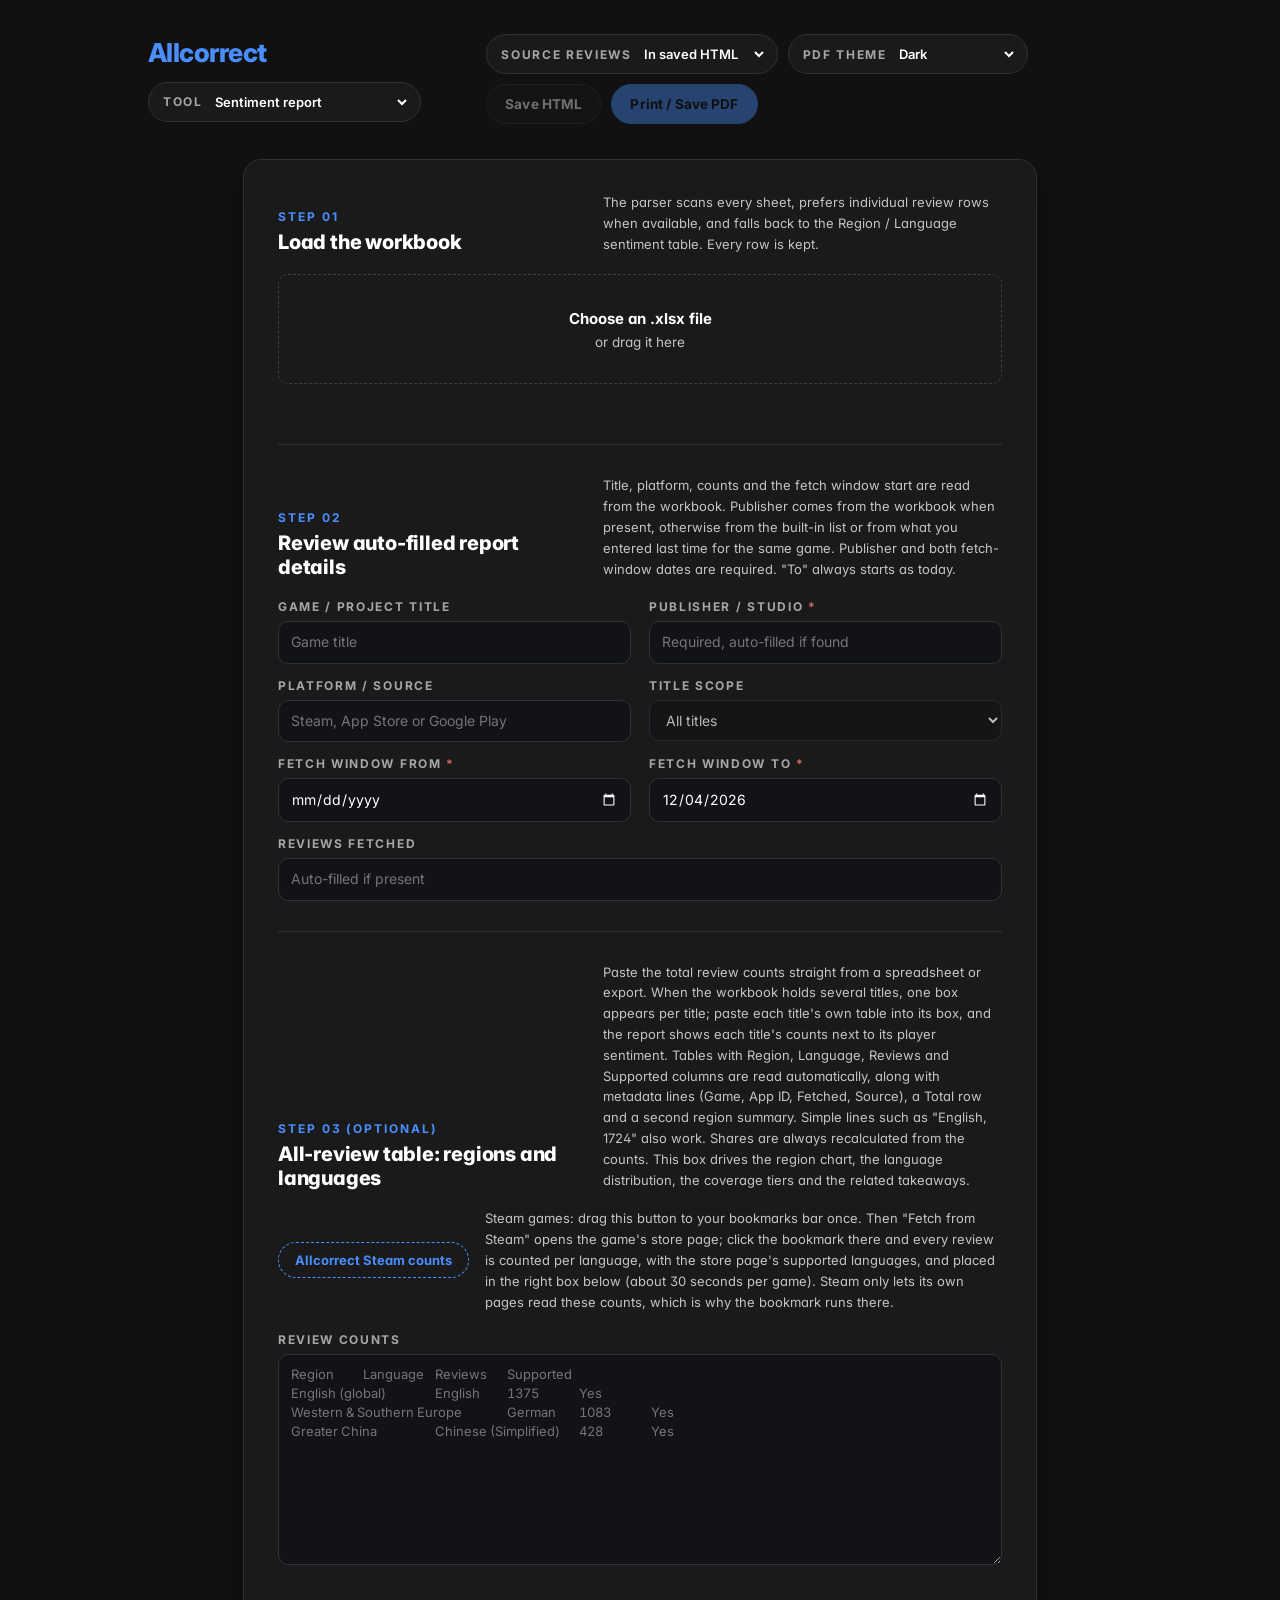
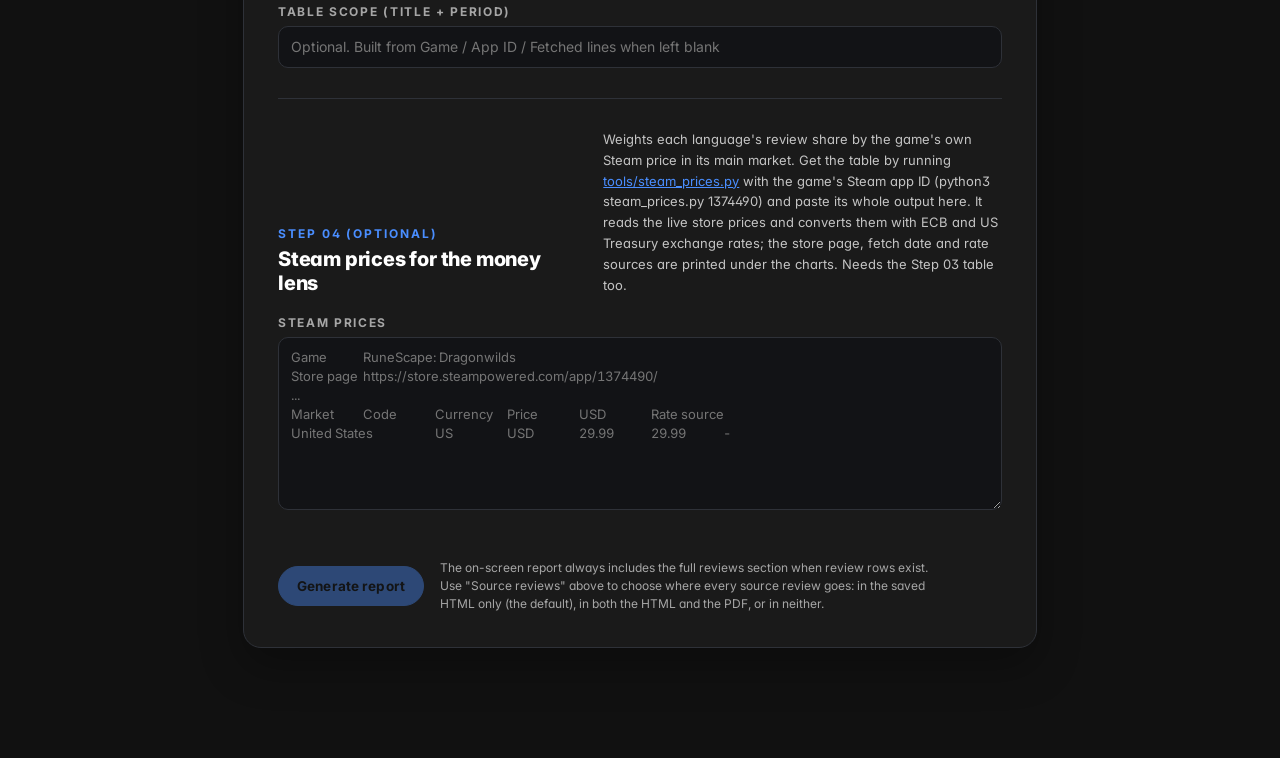
<file: index.html>
<!DOCTYPE html>
<html lang="en">
<head>
  <meta charset="UTF-8">
  <meta name="viewport" content="width=device-width, initial-scale=1.0">
  <title>Allcorrect Sentiment Report Generator</title>
  <link rel="preconnect" href="https://fonts.googleapis.com">
  <link rel="preconnect" href="https://fonts.gstatic.com" crossorigin>
  <link href="https://fonts.googleapis.com/css2?family=Inter:wght@400;500;600;700;800&display=swap" rel="stylesheet">
  <link rel="stylesheet" href="styles.css?v=20261126h">
</head>
<body>

<div class="app-shell">
  <div class="toolbar no-print">
    <div class="brand-lockup">
      <div class="brand-mark"><span class="name">Allcorrect</span></div>
      <label class="print-control tool-control" for="toolSelect">
        <span>Tool</span>
        <select id="toolSelect">
          <option value="sentiment">Sentiment report</option>
          <option value="langrec">Language recommendations</option>
        </select>
      </label>
    </div>
    <div class="toolbar-actions">
      <label class="print-control" for="reviewsMode">
        <span>Source reviews</span>
        <select id="reviewsMode">
          <option value="html">In saved HTML</option>
          <option value="both">In HTML and PDF</option>
          <option value="none">Leave out</option>
        </select>
      </label>
      <label class="print-control" for="printTheme">
        <span>PDF theme</span>
        <select id="printTheme">
          <option value="dark">Dark</option>
          <option value="light">Light (saves ink)</option>
        </select>
      </label>
      <button id="saveHtmlBtn" disabled title="Download the report as one self-contained HTML file">Save HTML</button>
      <button id="downloadBtn" class="primary" disabled>Print / Save PDF</button>
    </div>
  </div>

  <div class="panel no-print" id="setupPanel">
    <div class="panel-head">
      <div>
        <div class="step-label">Step 01</div>
        <h2>Load the workbook</h2>
      </div>
      <p class="hint">The parser scans every sheet, prefers individual review rows when available, and falls back to the Region / Language sentiment table. Every row is kept.</p>
    </div>

    <div class="dropzone" id="dropzone">
      <strong>Choose an .xlsx file</strong>
      <span>or drag it here</span>
    </div>
    <input type="file" id="fileInput" accept=".xlsx,.xls">
    <div class="status-line" id="statusLine"></div>

    <div class="panel-divider"></div>

    <div class="panel-head details-head">
      <div>
        <div class="step-label">Step 02</div>
        <h2>Review auto-filled report details</h2>
      </div>
      <p class="hint">Title, platform, counts and the fetch window start are read from the workbook. Publisher comes from the workbook when present, otherwise from the built-in list or from what you entered last time for the same game. Publisher and both fetch-window dates are required. "To" always starts as today.</p>
    </div>

    <div class="field-grid">
      <div class="field">
        <label for="f-gameTitle">Game / project title</label>
        <input id="f-gameTitle" placeholder="Game title">
      </div>
      <div class="field">
        <label for="f-publisher">Publisher / studio <span class="required-mark" aria-hidden="true">*</span></label>
        <input id="f-publisher" placeholder="Required, auto-filled if found" required aria-required="true">
      </div>
      <div class="field">
        <label for="f-platform">Platform / source</label>
        <input id="f-platform" placeholder="Steam, App Store or Google Play">
      </div>
      <div class="field">
        <label for="f-productFilter">Title scope</label>
        <select id="f-productFilter" disabled>
          <option value="">All titles</option>
        </select>
      </div>
      <div class="field">
        <label for="f-periodFrom">Fetch window from <span class="required-mark" aria-hidden="true">*</span></label>
        <input id="f-periodFrom" type="date" required aria-required="true">
      </div>
      <div class="field">
        <label for="f-periodTo">Fetch window to <span class="required-mark" aria-hidden="true">*</span></label>
        <input id="f-periodTo" type="date" required aria-required="true">
      </div>
      <div class="field span2">
        <label for="f-fetched">Reviews fetched</label>
        <input id="f-fetched" placeholder="Auto-filled if present">
      </div>
    </div>

    <div class="panel-divider"></div>
    <div class="panel-head details-head">
      <div>
        <div class="step-label">Step 03 (optional)</div>
        <h2>All-review table: regions and languages</h2>
      </div>
      <p class="hint">Paste the total review counts straight from a spreadsheet or export. When the workbook holds several titles, one box appears per title; paste each title's own table into its box, and the report shows each title's counts next to its player sentiment. Tables with Region, Language, Reviews and Supported columns are read automatically, along with metadata lines (Game, App ID, Fetched, Source), a Total row and a second region summary. Simple lines such as "English, 1724" also work. Shares are always recalculated from the counts. This box drives the region chart, the language distribution, the coverage tiers and the related takeaways.</p>
    </div>
    <div class="steam-install">
      <a class="bookmarklet" href="#" title="Drag me to your bookmarks bar">Allcorrect Steam counts</a>
      <p class="hint">Steam games: drag this button to your bookmarks bar once. Then "Fetch from Steam" opens the game's store page; click the bookmark there and every review is counted per language, with the store page's supported languages, and placed in the right box below (about 30 seconds per game). Steam only lets its own pages read these counts, which is why the bookmark runs there.</p>
    </div>
    <div class="field-grid" id="marketTitles" hidden></div>
    <div class="field-grid" id="marketSingle">
      <div class="field span2">
        <div class="title-market-head">
          <label for="f-marketTable">Review counts</label>
          <button type="button" class="steam-btn" id="singleSteamBtn" hidden>Fetch from Steam</button>
        </div>
        <textarea id="f-marketTable" rows="10" spellcheck="false" placeholder="Region&#9;Language&#9;Reviews&#9;Supported&#10;English (global)&#9;English&#9;1375&#9;Yes&#10;Western &amp; Southern Europe&#9;German&#9;1083&#9;Yes&#10;Greater China&#9;Chinese (Simplified)&#9;428&#9;Yes"></textarea>
        <div class="field-note" id="marketNote" aria-live="polite"></div>
      </div>
      <div class="field span2">
        <label for="f-marketScope">Table scope (title + period)</label>
        <input id="f-marketScope" placeholder="Optional. Built from Game / App ID / Fetched lines when left blank">
      </div>
    </div>

    <div class="panel-divider"></div>
    <div class="panel-head details-head">
      <div>
        <div class="step-label">Step 04 (optional)</div>
        <h2>Steam prices for the money lens</h2>
      </div>
      <p class="hint">Weights each language's review share by the game's own Steam price in its main market. Get the table by running <a href="tools/steam_prices.py" download>tools/steam_prices.py</a> with the game's Steam app ID (python3 steam_prices.py 1374490) and paste its whole output here. It reads the live store prices and converts them with ECB and US Treasury exchange rates; the store page, fetch date and rate sources are printed under the charts. Needs the Step 03 table too.</p>
    </div>
    <div class="field-grid">
      <div class="field span2">
        <label for="f-priceTable">Steam prices</label>
        <textarea id="f-priceTable" rows="8" spellcheck="false" placeholder="Game&#9;RuneScape: Dragonwilds&#10;Store page&#9;https://store.steampowered.com/app/1374490/&#10;...&#10;Market&#9;Code&#9;Currency&#9;Price&#9;USD&#9;Rate source&#10;United States&#9;US&#9;USD&#9;29.99&#9;29.99&#9;-"></textarea>
        <div class="field-note" id="priceNote" aria-live="polite"></div>
      </div>
    </div>

    <div class="panel-actions">
      <button id="generateBtn" class="primary" disabled>Generate report</button>
      <span class="action-note">The on-screen report always includes the full reviews section when review rows exist. Use "Source reviews" above to choose where every source review goes: in the saved HTML only (the default), in both the HTML and the PDF, or in neither.</span>
    </div>
  </div>

  <div class="panel no-print" id="recPanel" hidden>
    <div class="panel-head">
      <div>
        <div class="step-label">Step 01</div>
        <h2>Comparable games on Steam</h2>
      </div>
      <p class="hint">Add the games yours will be compared with. "Add a game from Steam" opens Steam in a new tab; open a game's store page there and click the Allcorrect Steam counts bookmark. Its reviews in every Steam language arrive here on their own, in about 30 seconds. For the next game, open it in the same tab and click the bookmark again. Games stay here until you remove them.</p>
    </div>
    <div class="steam-install">
      <a class="bookmarklet" href="#" title="Drag me to your bookmarks bar">Allcorrect Steam counts</a>
      <p class="hint">Once: drag this button to your bookmarks bar. It only runs on Steam pages, because Steam only lets its own pages read these counts.</p>
    </div>
    <div class="rec-add">
      <input id="r-steamQuery" placeholder="Optional: game name, Steam link or App ID">
      <button type="button" id="r-addGame" class="primary">Add a game from Steam</button>
    </div>
    <div class="field-note" id="r-gamesNote" aria-live="polite"></div>
    <div class="rec-games" id="r-games"></div>
    <details class="rec-paste">
      <summary>Or paste a reviews table</summary>
      <div class="field-grid">
        <div class="field span2">
          <label for="r-reviews">Reviews per language</label>
          <textarea id="r-reviews" rows="8" spellcheck="false" placeholder="Language&#9;Warhammer 40,000: Rogue Trader – Reviews&#9;Mass Effect Legendary Edition – Reviews&#10;English&#9;27,816&#9;46,277&#10;Russian&#9;8,747&#9;4,953"></textarea>
          <div class="field-note" id="r-reviewsNote" aria-live="polite"></div>
          <p class="hint">One "... Reviews" column per title; % and average columns are recalculated. Copied from Google Sheets or Excel, shaded language cells are ticked as covered in Step 03.</p>
        </div>
      </div>
    </details>
    <div class="field-grid">
      <div class="field">
        <label for="r-project">Your game</label>
        <input id="r-project" placeholder="Read from &quot;Languages that are covered in ...&quot; when present">
      </div>
      <div class="field">
        <label for="r-publisher">Publisher / studio</label>
        <input id="r-publisher" placeholder="Optional, shown on the cover">
      </div>
    </div>

    <div class="panel-divider"></div>
    <div class="panel-head details-head">
      <div>
        <div class="step-label">Step 02</div>
        <h2>Steam's price recommendation</h2>
      </div>
      <p class="hint">In Steamworks, enter your US base price in the pricing tool and copy the whole recommendation table: currency, then the exchange-rate, purchasing-power and multi-variable conversions. The multi-variable price is the one the formula uses; the exchange-rate price turns it back into US dollars so languages can be compared.</p>
    </div>
    <div class="field-grid">
      <div class="field span2">
        <label for="r-prices">Price recommendation</label>
        <textarea id="r-prices" rows="10" spellcheck="false" placeholder="Conversion Method&#10;Currency&#10;Exchange-rate conversion only&#10;Purchasing power conversion only&#10;Multi-variable conversion&#10;GB Pounds&#10;£7.59&#10;£6.69&#10;£8.19&#10;Euros&#10;€8,99&#10;€7,59&#10;€9,69"></textarea>
        <div class="field-note" id="r-pricesNote" aria-live="polite"></div>
      </div>
      <div class="field">
        <label for="r-base">US base price (USD) <span class="required-mark" aria-hidden="true">*</span></label>
        <input id="r-base" inputmode="decimal" placeholder="The price you entered in Steam, e.g. 9.99">
      </div>
      <div class="field">
        <label for="r-perReview">Sales per review</label>
        <input id="r-perReview" inputmode="decimal" value="30">
      </div>
    </div>

    <div class="panel-divider"></div>
    <div class="panel-head details-head">
      <div>
        <div class="step-label">Step 03</div>
        <h2>Your game's languages and currencies</h2>
      </div>
      <p class="hint">Tick the languages your game already supports, or read them from its Steam store page: "Get from our Steam page" opens Steam, and the Allcorrect Steam counts bookmark on your game's page ticks every language the page lists as supported. Each language is priced in its main Steam market (English in US dollars, euro-market languages in euros, Brazilian Portuguese in reals and so on); change the currency where a language should use another market, or pick one for languages without a default, such as Turkish.</p>
    </div>
    <div class="rec-add">
      <input id="r-ownQuery" placeholder="Optional: your game's Steam link or App ID">
      <button type="button" id="r-ownBtn">Get from our Steam page</button>
    </div>
    <div class="field-note" id="r-ownNote" aria-live="polite"></div>
    <div class="rec-langs" id="r-langs"></div>

    <div class="panel-actions">
      <button id="recGenerateBtn" class="primary">Generate recommendations</button>
      <span class="action-note">Potential revenue = average reviews per title × sales per review × regional price (multi-variable conversion), before taxes and Steam's commission.</span>
    </div>
    <div class="status-line" id="recStatusLine"></div>
  </div>

  <div id="report"></div>
</div>

  <script src="app.js?v=20261126h"></script>
</body>
</html>
</file>
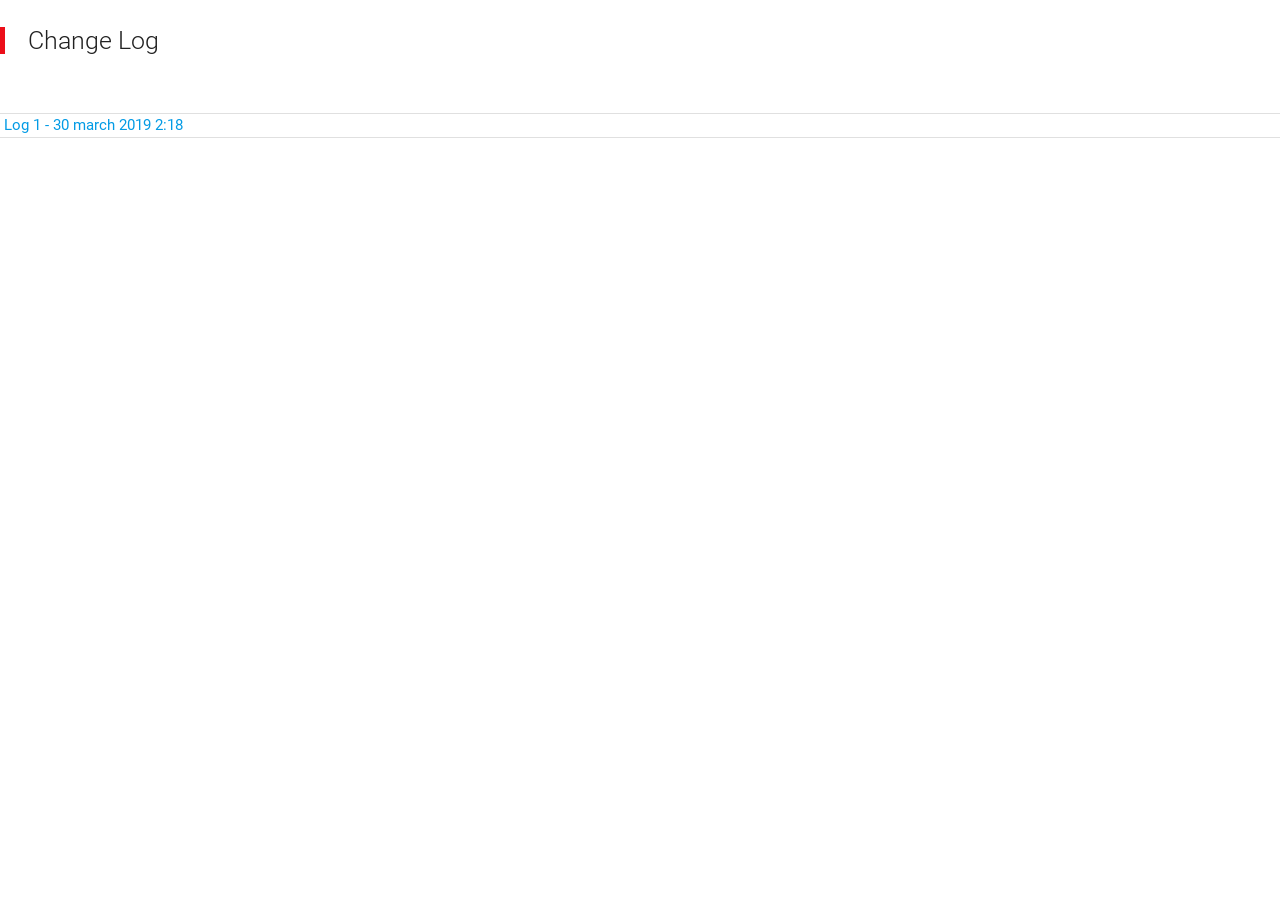
<file: lumberjack.html>
<html lang="EN">
  <head>
    <!--Font-->
    <link href="https://fonts.googleapis.com/icon?family=Material+Icons" rel="stylesheet">
    <!--Icons-->
    

    <!--CSS-->
    <link type="text/css" rel="stylesheet" href="css/materialize.css"  media="screen,projection"/>
    <!--Favicon-->
    <link rel="icon" href="img/favicon.ico" sizes="16x16" type="image/png">
    <!--Dynamic-->
    <meta name="viewport" content="width=device-width, initial-scale=1.0"/>

    <title>dj112_Turbo - Log</title>
  
  </head>
<body>

<div>
    <blockquote><h2 class="flow-text">Change Log</h2></blockquote>
</div>

</br>
<ul>
  <li class="divider"></li>
  <li><a href="log/log1.html">&nbsp;Log 1 - 30 march 2019 2:18</a></li>
  <li class="divider"></li>
</ul>

</body>
</file>
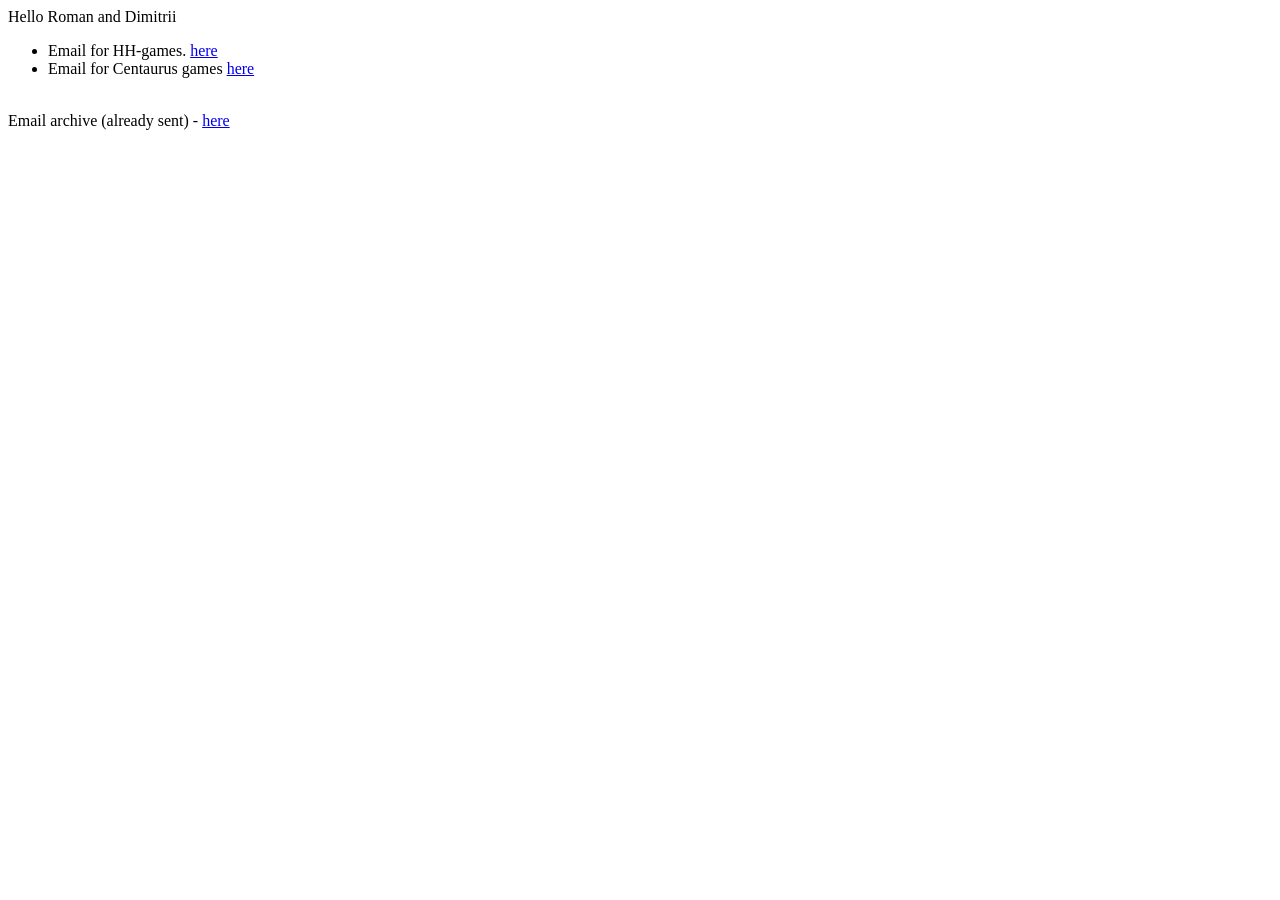
<file: trash.html>
<head>
  <title>Email - Index</title>
</head>
<body>
  
  Hello Roman and Dimitrii
  <ul>
    <li>Email for HH-games. <a href="https://docs.google.com/document/d/1mHIoS23aaD2b2LcrXUXdlqCIe0ZcEszRC8N8P3RJPGo/edit?usp=sharing">here</a></li>
    <li>Email for Centaurus games <a href="https://docs.google.com/document/d/1O5WERjfmU-Yt4Vw96dlmd47GkUwnUZdXusmVrdTMhD4/edit?usp=sharing">here</a></li>
    <br>
    </ul>
    Email archive (already sent) - <a href="https://docs.google.com/document/d/1ZLW0jrXpzLZW7V9KRrwxifvuvf6PqaokZhyVHWxaR4A/edit?usp=sharing">here</a>
   
   
  
  
</body>
</file>
<file: styles.css>
/* ============================================================
   Allcorrect Sentiment Report

   1. Tokens          colours, type scale, spacing scale
   2. App chrome      toolbar, setup panel, form
   3. Document shell  cover / report flow / reviews + print rules
   4. Components      sections, cards, charts, tables
   5. Cover
   6. Reviews

   Look and feel follows the Allcorrect market research reports:
   neutral near-black pages, one brand blue, outlined cards,
   numbered uppercase eyebrows and Inter for everything.

   Spacing rule: components never set outer margins. Vertical gaps
   come from the flow rules in "Document flow" so every section
   uses the same rhythm.
   ============================================================ */

/* ---------- 1. Tokens ---------- */
:root{
  color-scheme:dark;

  --bg-app:        #111111;   /* behind the pages, on screen only */
  --bg:            #1a1a1a;   /* report page */
  --bg-panel:      #1a1a1a;
  --bg-card:       #17191e;   /* inside outlined cards */
  --bg-input:      #121316;
  --line:          #2e3138;
  --line-soft:     #26282d;
  --rule:          #3a3a3a;   /* table header and region rules */
  --rule-soft:     #2a2a2a;
  --rule-axis:     #44474f;
  --ml-reviews:    #8c8c8c;   /* grey bar in the money lens */
  --on-slice:      #0f1114;   /* percent printed on a pie slice */
  --on-slice-3:    #0f1114;
  --on-slice-4:    #0f1114;
  --on-slice-other:#ffffff;
  --blue:          #4a8eff;   /* the one brand blue */
  --blue-hover:    #6aa2ff;
  --blue-soft:     rgba(74,142,255,.12);
  --blue-track:    #232a38;
  --yellow:        #ffd84d;   /* highlight tier and call to action */
  --text:          #ffffff;
  --text-body:     #e6e6e6;
  --text-dim:      #c4c4c4;
  --text-faint:    #a6a6a6;
  --head-gray:     #b0b0b0;   /* table column headings */

  /* sentiment tones (see .tone-* below). Mid-lightness, moderate chroma so they
     read calm on the dark page; validated as a set for colour-blind separation
     (worst pair CVD dE 9.9, normal-vision dE 19.9) and >= 3:1 on --bg-card. */
  --neg:  #b15541;  --neg-rgb:  177,85,65;     /* Negative: brick */
  --req:  #9879cc;  --req-rgb:  152,121,204;   /* Request: soft violet */
  --pos:  #009c89;  --pos-rgb:  0,156,137;     /* Positive: deep teal */
  --oth:  #858a93;  --oth-rgb:  133,138,147;   /* anything else: slate */

  /* UI status colours (form messages only, never data) */
  --red:   #d9695c;
  --green: #3fae95;
  --amber: #d4a64e;

  /* region pie charts: the five Olympic ring colours in ring order (largest region
     first), as rich tones for a dark page. The black ring becomes silver, as the rings
     do on dark backgrounds; red leans raspberry so it stays apart from green for
     colour-blind readers. Validated on --bg-card, all pairs: CVD dE 10.7,
     normal-vision dE 18.8, every slice >= 3:1. */
  --s1: #1881e1;   /* blue */
  --s2: #f0bb3b;   /* gold */
  --s3: #e4e6ea;   /* silver (the black ring) */
  --s4: #5aa832;   /* green */
  --s5: #db428c;   /* raspberry red */
  --s-other: #4b4f57;

  --font-display: "Inter", -apple-system, BlinkMacSystemFont, "Segoe UI", Arial, sans-serif;
  --font-body:    "Inter", -apple-system, BlinkMacSystemFont, "Segoe UI", Arial, sans-serif;
  --font-numeric: "Inter", -apple-system, BlinkMacSystemFont, "Segoe UI", Arial, sans-serif;
  --display-weight: 800;

  /* type scale (report) */
  --fs-label: 12px;      /* UPPERCASE labels */
  --fs-small: 13px;      /* details, legends, captions under values */
  --fs-body:  14.5px;    /* prose, table cells, chart rows */
  --fs-lede:  16px;
  --fs-h2:    34px;
  --fs-h3:    18px;
  --lh-body:  1.6;
  --ls-label: .14em;
  --ls-eyebrow: .16em;

  /* spacing scale */
  --sp-1: 4px;  --sp-2: 8px;  --sp-3: 12px;  --sp-4: 16px;
  --sp-5: 24px; --sp-6: 32px; --sp-7: 56px;

  --radius-card: 18px;
  --radius-sm:   10px;
  --border-card: 2px solid var(--blue);
  --ease: cubic-bezier(.2,.7,.2,1);

  --page-w: 794px;
  --page-h: 1123px;
  --page-pad-x: 58px;
  --page-pad-top: 64px;
  --page-pad-bottom: 64px;
}

*{ box-sizing:border-box; }
html,body{ margin:0; padding:0; }
html{ scroll-behavior:smooth; }
body{
  background:var(--bg-app);
  color:var(--text);
  font-family:var(--font-body);
  font-feature-settings:"cv11" 1,"ss01" 1;
  -webkit-font-smoothing:antialiased;
  -moz-osx-font-smoothing:grayscale;
  text-rendering:optimizeLegibility;
}
::selection{ background:rgba(74,142,255,.35); }

/* Numeric columns align; standalone hero numbers keep proportional figures. */
.tl-y,
.tl-lab,
.tl-range,
.cell-count,
.tbl .num,
.cover-meta-period .m-value{
  font-variant-numeric:tabular-nums lining-nums;
  font-feature-settings:"tnum" 1,"lnum" 1;
}

:focus-visible{
  outline:2px solid var(--blue);
  outline-offset:2px;
}

/* ---------- 2. App chrome ---------- */
.app-shell{
  min-height:100vh;
  display:flex;
  flex-direction:column;
  align-items:center;
  padding:34px 20px 84px;
}

.toolbar{
  position:sticky;
  top:0;
  z-index:10;
  width:100%;
  max-width:calc(var(--page-w) + 190px);
  display:flex;
  align-items:center;
  justify-content:space-between;
  gap:20px;
  margin:-12px 0 22px;
  padding:12px 0;
  background:var(--bg-app);
  border-bottom:1px solid transparent;
}
.brand-lockup .tag{ display:none; }
.brand-lockup{ display:flex; align-items:center; gap:14px; flex-wrap:wrap; }
.tool-control select{ font-weight:700; }
.brand-mark{ display:flex; align-items:baseline; }
.brand-mark .name{
  font-family:var(--font-display);
  font-weight:800;
  font-size:26px;
  letter-spacing:-.02em;
  color:var(--blue);
}
.brand-lockup .tag{
  font-size:12px;
  font-weight:700;
  color:var(--text-faint);
  letter-spacing:var(--ls-label);
  text-transform:uppercase;
}

.toolbar-actions{ display:flex; align-items:center; gap:10px; flex-wrap:wrap; }
.print-control{
  display:flex;
  align-items:center;
  gap:8px;
  height:40px;
  padding:0 10px 0 14px;
  border:1px solid var(--line);
  border-radius:999px;
  background:var(--bg-panel);
}
.print-control span{
  font-size:12px;
  font-weight:700;
  color:var(--text-faint);
  text-transform:uppercase;
  letter-spacing:var(--ls-label);
  white-space:nowrap;
}
.print-control select{
  border:0;
  outline:0;
  background:transparent;
  color:var(--text);
  font-family:var(--font-body);
  font-size:13px;
  font-weight:600;
  cursor:pointer;
}
.print-control select option{ background:var(--bg-panel); color:var(--text); }

button{
  font-family:var(--font-body);
  font-size:13.5px;
  font-weight:700;
  letter-spacing:.01em;
  height:40px;
  border-radius:999px;
  padding:0 18px;
  border:1px solid var(--line);
  background:var(--bg-card);
  color:var(--text);
  cursor:pointer;
  transition:border-color .2s var(--ease), background .2s var(--ease), transform .2s var(--ease), box-shadow .2s var(--ease);
}
button:hover{ border-color:var(--blue); }
button:active{ transform:translateY(1px); }
button:disabled{ opacity:.4; cursor:not-allowed; transform:none; }
button.primary{
  background:var(--blue);
  border-color:var(--blue);
  color:#0b0d12;
}
button.primary:hover:not(:disabled){
  background:var(--blue-hover);
  box-shadow:0 6px 20px rgba(74,142,255,.28);
}
input[type="file"]{ display:none; }

.panel{
  width:100%;
  max-width:var(--page-w);
  background:var(--bg-panel);
  border:1px solid var(--line);
  border-radius:var(--radius-card);
  padding:32px 34px 34px;
  margin-bottom:26px;
  box-shadow:0 18px 44px rgba(0,0,0,.3);
}
.panel-head{
  display:grid;
  grid-template-columns:1fr 1.35fr;
  gap:30px;
  align-items:end;
  margin-bottom:20px;
}
.panel-head h2{
  font-family:var(--font-display);
  font-weight:800;
  font-size:20px;
  letter-spacing:-.01em;
  line-height:1.2;
  margin:6px 0 0;
}
.step-label{
  font-size:12px;
  font-weight:700;
  letter-spacing:var(--ls-eyebrow);
  text-transform:uppercase;
  color:var(--blue);
}
.panel p.hint{
  color:var(--text-dim);
  font-size:13px;
  line-height:1.6;
  margin:0;
}
.panel-divider{ height:1px; background:var(--line); margin:30px 0; }
.details-head{ margin-bottom:6px; }

.dropzone{
  border:1.5px dashed #3a3e47;
  border-radius:var(--radius-sm);
  min-height:110px;
  padding:28px 20px;
  display:flex;
  flex-direction:column;
  align-items:center;
  justify-content:center;
  gap:6px;
  color:var(--text-dim);
  font-size:13.5px;
  cursor:pointer;
  transition:border-color .2s var(--ease), background .2s var(--ease);
}
.dropzone:hover,.dropzone.drag{ border-color:var(--blue); background:var(--blue-soft); }
.dropzone strong{ color:var(--text); font-size:15px; }
.dropzone .filename{
  margin-top:8px;
  color:var(--green);
  font-size:13px;
  font-weight:600;
  text-align:center;
}

.status-line{
  font-size:13px;
  line-height:1.55;
  color:var(--text-dim);
  margin-top:12px;
  min-height:18px;
}
.status-line.error{ color:var(--red); }
.status-line.ok{ color:var(--green); }
.status-line.warn{ color:var(--amber); }

.field-grid{
  display:grid;
  grid-template-columns:1fr 1fr;
  gap:14px 18px;
  margin-top:20px;
}
.field{ display:flex; flex-direction:column; gap:7px; }
.field.span2{ grid-column:1 / -1; }
.field label{
  font-size:12px;
  font-weight:700;
  letter-spacing:var(--ls-label);
  text-transform:uppercase;
  color:var(--text-faint);
}
.field input,
.field textarea,
.field select{
  width:100%;
  font-family:var(--font-body);
  background:var(--bg-input);
  border:1px solid var(--line);
  border-radius:var(--radius-sm);
  padding:10px 12px;
  color:var(--text);
  font-size:14px;
  line-height:1.45;
  transition:border-color .2s var(--ease), box-shadow .2s var(--ease);
}
.field textarea{
  resize:vertical;
  font-size:13px;
  font-variant-numeric:tabular-nums;
  tab-size:18;
}
.field input:focus,.field textarea:focus,.field select:focus{
  outline:none;
  border-color:var(--blue);
  box-shadow:0 0 0 3px rgba(74,142,255,.14);
}
.required-mark{ color:var(--red); }
.field input[type="date"]{ min-height:40px; cursor:pointer; }
.field input.field-error{
  border-color:var(--red);
  box-shadow:0 0 0 3px rgba(217,105,92,.14);
}
.field-note{
  font-size:12.5px;
  line-height:1.5;
  color:var(--text-faint);
  min-height:18px;
}
.field-note.ok{ color:var(--green); }
/* Step 03 per title: the game title sits above its box, in normal case */
.title-market label{ font-size:14.5px; letter-spacing:0; text-transform:none; color:var(--text); }
.label-aside{ margin-left:6px; font-size:12px; font-weight:500; color:var(--text-faint); }
.title-market-head{ display:flex; align-items:center; justify-content:space-between; gap:12px; }
.steam-btn{ height:32px; padding:0 14px; font-size:12.5px; flex:none; }
.steam-install{ display:flex; align-items:center; gap:16px; margin-top:18px; }
.panel .steam-install p.hint{ margin:0; }
.bookmarklet{
  flex:none;
  display:inline-flex;
  align-items:center;
  height:36px;
  padding:0 16px;
  border-radius:999px;
  border:1px dashed var(--blue);
  color:var(--blue);
  font-size:13px;
  font-weight:700;
  text-decoration:none;
  cursor:grab;
}
[hidden]{ display:none !important; }
.field-note.warn{ color:var(--amber); }
.panel-actions{
  display:flex;
  align-items:center;
  gap:16px;
  margin-top:24px;
}
.action-note{
  font-size:12px;
  line-height:1.5;
  color:var(--text-faint);
  max-width:500px;
}

/* ---------- 3. Document shell ---------- */
#report{
  display:flex;
  flex-direction:column;
  align-items:center;
  gap:var(--sp-5);
  width:100%;
  font-size:var(--fs-body);
  line-height:var(--lh-body);
}
.doc-cover,.doc-flow,.doc-reviews{
  width:var(--page-w);
  background:var(--bg);
  border:1px solid #232323;
  border-radius:6px;
  box-shadow:0 24px 60px rgba(0,0,0,.45);
}
.doc-flow,.doc-reviews{
  padding:var(--page-pad-top) var(--page-pad-x) var(--page-pad-bottom);
}
#report,.doc-cover,.doc-flow,.doc-reviews,.section{ scroll-margin-top:76px; }
@media screen and (prefers-reduced-motion:no-preference){
  #report > *{ animation:page-in .5s var(--ease) both; }
  #report > *:nth-child(2){ animation-delay:.06s; }
  #report > *:nth-child(3){ animation-delay:.12s; }
  @keyframes page-in{ from{ opacity:0; transform:translateY(12px); } to{ opacity:1; transform:none; } }
}

/* Tone variables: every coloured component reads --tone / --tone-rgb / --on-tone. */
.tone-negative{ --tone:var(--neg); --tone-rgb:var(--neg-rgb); --on-tone:#ffffff; }
.tone-request { --tone:var(--req); --tone-rgb:var(--req-rgb); --on-tone:#121016; }
.tone-positive{ --tone:var(--pos); --tone-rgb:var(--pos-rgb); --on-tone:#0b1513; }
.tone-other   { --tone:var(--oth); --tone-rgb:var(--oth-rgb); --on-tone:#111316; }

/* ---------- Document flow (the one place vertical rhythm is defined) ---------- */
.section{ margin-top:var(--sp-7); }
.section:first-child{ margin-top:0; }
.section-head{
  margin-bottom:var(--sp-5);
  break-after:avoid;
  break-inside:avoid;
}
.section-head > * + *{ margin-top:14px; }
.section-head > .eyebrow + .section-title{ margin-top:18px; }
.section > * + *{ margin-top:var(--sp-4); }
.block > * + *{ margin-top:var(--sp-4); }

.eyebrow{
  margin:0;
  font-size:12.5px;
  font-weight:700;
  line-height:1.4;
  letter-spacing:var(--ls-eyebrow);
  text-transform:uppercase;
  color:var(--blue);
}
.section-title{
  font-family:var(--font-display);
  font-weight:var(--display-weight);
  font-size:var(--fs-h2);
  line-height:1.15;
  letter-spacing:-.025em;
  color:var(--text);
  margin:0;
  max-width:100%;
  text-wrap:balance;
}
.section-title .hl{ color:var(--blue); }
.how-to-read{
  margin:0;
  max-width:640px;
  font-size:var(--fs-lede);
  line-height:1.6;
  color:var(--text-dim);
  text-wrap:pretty;
}

/* ---------- 4. Components ---------- */
.block{
  border:var(--border-card);
  border-radius:var(--radius-card);
  background:var(--bg-card);
  padding:28px;
  break-inside:avoid;
}
.block.splittable{ break-inside:auto; }
.block-head > * + *{ margin-top:var(--sp-1); }
.block-label{
  font-size:var(--fs-label);
  font-weight:700;
  letter-spacing:var(--ls-label);
  text-transform:uppercase;
  color:var(--blue);
}
.block-title{
  font-family:var(--font-display);
  font-size:17px;
  font-weight:700;
  line-height:1.35;
  letter-spacing:-.01em;
  color:var(--text);
  text-wrap:pretty;
}
.summary-text{
  margin:0;
  font-size:17px;
  line-height:1.65;
  color:var(--text-body);
  text-wrap:pretty;
}
.block-kicker{ font-size:var(--fs-small); color:var(--text-dim); }

.legend{
  display:flex;
  flex-wrap:wrap;
  gap:var(--sp-1) var(--sp-4);
  font-size:var(--fs-small);
  color:var(--text-dim);
}
.legend span{ white-space:nowrap; }
.dot{
  display:inline-block;
  width:8px;
  height:8px;
  margin-right:6px;
  border-radius:2px;
  background:var(--tone);
  vertical-align:0;
}

/* KPI tiles (hero numbers) */
.kpi-grid{
  display:grid;
  grid-template-columns:repeat(2,minmax(0,1fr));
  gap:var(--sp-4);
}
.kpi-grid.cols-3{ grid-template-columns:repeat(3,minmax(0,1fr)); }
.kpi-grid.cols-4{ grid-template-columns:repeat(4,minmax(0,1fr)); gap:var(--sp-3); }
.kpi-grid.cols-4 .kpi{ padding:16px 16px 14px; }
.kpi-grid.cols-4 .kpi-value{ font-size:28px; }
.kpi{
  padding:20px 24px 18px;
  border:var(--border-card);
  border-radius:var(--radius-card);
  background:var(--bg-card);
  break-inside:avoid;
  min-width:0;
}
.kpi-value{
  font-family:var(--font-display);
  font-weight:800;
  font-size:34px;
  line-height:1.1;
  letter-spacing:-.02em;
  color:var(--blue);
  overflow-wrap:anywhere;
}
.kpi-label{
  margin-top:8px;
  font-size:12px;
  font-weight:700;
  line-height:1.4;
  letter-spacing:var(--ls-label);
  text-transform:uppercase;
  color:var(--text-body);
}

/* Text cards (findings, method notes) */
.card-grid{
  display:grid;
  grid-template-columns:repeat(3,minmax(0,1fr));
  gap:var(--sp-4);
}
.card-grid.cols-2{ grid-template-columns:repeat(2,minmax(0,1fr)); }
.info-card{
  padding:24px 22px 26px;
  border:var(--border-card);
  border-radius:var(--radius-card);
  background:var(--bg-card);
  break-inside:avoid;
  min-width:0;
}
.info-card h3{
  margin:0 0 12px;
  font-family:var(--font-display);
  font-weight:700;
  font-size:var(--fs-h3);
  line-height:1.3;
  letter-spacing:-.01em;
  color:var(--text);
  text-wrap:balance;
}
.info-card p{
  margin:0;
  font-size:13.5px;
  line-height:1.65;
  color:var(--text-body);
  text-wrap:pretty;
}
.info-card p + p{ margin-top:10px; }

/* Bars */
.bar-rows{ display:flex; flex-direction:column; gap:var(--sp-3); }
.bar-row{
  display:grid;
  grid-template-columns:var(--label-w,150px) 1fr var(--value-w,60px);
  align-items:center;
  gap:var(--sp-3);
  min-height:28px;
}
.bar-row.product{ --label-w:200px; }
.bar-row .lang small{ display:block; font-size:12px; font-weight:400; color:var(--text-faint); }
.bar-row .lang{ font-size:var(--fs-body); font-weight:500; overflow-wrap:anywhere; }
.bar-row .total{
  font-size:var(--fs-small);
  color:var(--text-dim);
  text-align:center;
  font-variant-numeric:tabular-nums;
}
.bar-track{
  display:flex;
  height:18px;
  overflow:hidden;
  border-radius:999px;
  background:var(--blue-track);
}
.bar-track.tall{ height:26px; }
.bar-fill{ display:flex; height:100%; gap:2px; }
.bar-seg{
  display:flex;
  align-items:center;
  justify-content:center;
  height:100%;
  min-width:0;
  overflow:hidden;
  font-size:12px;
  font-weight:700;
  color:var(--on-tone,var(--text));
  background:var(--tone);
}

/* Tables */
.tbl{ width:100%; border-collapse:collapse; font-size:var(--fs-body); }
.tbl thead{ display:table-header-group; }
.tbl thead th{
  padding:0 var(--sp-2) var(--sp-3);
  border-bottom:1px solid var(--rule);
  text-align:left;
  font-size:var(--fs-label);
  font-weight:700;
  letter-spacing:var(--ls-label);
  text-transform:uppercase;
  color:var(--head-gray);
}
.tbl td{
  padding:7px var(--sp-2);
  border-bottom:1px solid var(--line-soft);
  vertical-align:middle;
}
.tbl tr{ break-inside:avoid; }
.tbl tbody tr:nth-child(-n+2){ break-after:avoid; }
.tbl tbody tr:nth-last-child(-n+2){ break-before:avoid; }
/* Numeric columns: header and values centred on the same axis in every table. */
.tbl .num{ text-align:center; }
.tbl.distribution td.num,.tbl.money td.num{ padding-left:var(--sp-2); padding-right:var(--sp-2); }
/* Headers get the full column width; the left inset cancels the letter-spacing trailing the last letter. */
.tbl > thead > tr > th.num{ padding-left:var(--ls-label); padding-right:0; }
.tbl .strong,.tbl .row-total{ font-weight:700; }
.tbl.breakdown{ table-layout:fixed; }
.tbl.breakdown th:nth-child(1),.tbl.breakdown th:nth-child(2){ width:21%; }
.tbl.breakdown tr.region-start td{ border-top:1px solid var(--rule); }
.tbl.breakdown td.region{ font-weight:700; overflow-wrap:anywhere; }
.tbl.breakdown td.lang{ color:var(--text-dim); overflow-wrap:anywhere; }
.cell-count{
  display:inline-block;
  min-width:30px;
  padding:3px 8px;
  border-radius:6px;
  font-size:var(--fs-small);
  font-weight:700;
  background:var(--tone);
  color:var(--on-tone);
}
.cell-count.zero{ background:transparent; color:var(--text-faint); font-weight:500; }

/* Timeline: one dot per review, stacked by week, on an even time axis */
.tl-chart{ position:relative; padding-left:6px; padding-right:6px; }
.tl-chart.has-y{ padding-left:34px; }
.tl-plot{ position:relative; }
.tl-grid{
  position:absolute;
  left:0;
  right:0;
  height:1px;
  background:var(--line);
  opacity:.6;
}
.tl-grid.base{ opacity:1; background:var(--rule-axis); }
.tl-y{
  position:absolute;
  right:100%;
  margin-right:8px;
  transform:translateY(50%);
  font-size:var(--fs-label);
  line-height:1;
  color:var(--text-faint);
}
.tl-wk{
  position:absolute;
  bottom:0;
  display:flex;
  flex-direction:column-reverse;
  align-items:center;
}
.tl-wk.wrap{ flex-wrap:wrap; align-content:center; align-items:flex-start; }
.tl-dot{
  display:block;
  flex:none;
  border-radius:50%;
  background:var(--tone);
  border:1px solid rgba(0,0,0,.4);
}
.tl-dot.sm{ border:0; }
.tl-x{ position:relative; height:46px; }
.tl-tick{
  position:absolute;
  top:0;
  width:1px;
  height:4px;
  background:var(--rule-axis);
  transform:translateX(-.5px);
}
.tl-tick.major{ height:7px; background:var(--text-faint); }
.tl-tick.yr{ height:10px; background:var(--text-dim); }
.tl-lab{
  position:absolute;
  top:11px;
  transform:translateX(-50%);
  font-size:var(--fs-label);
  line-height:1.25;
  text-align:center;
  white-space:nowrap;
  color:var(--text-dim);
}
.tl-lab small{ display:block; font-size:var(--fs-label); font-weight:700; color:var(--text-faint); }
.tl-range{
  display:flex;
  justify-content:space-between;
  margin-top:var(--sp-2);
  font-size:var(--fs-label);
  letter-spacing:.04em;
  color:var(--text-faint);
}

/* Aggregate distribution: language / localized / bar / reviews / share */
.tbl.distribution{ table-layout:fixed; }
.tbl.distribution thead th{ padding:0 var(--sp-3) var(--sp-3) 0; }
.tbl.distribution thead th.c-lang{ width:28%; }
.tbl.distribution thead th.c-loc{ width:16%; }
.tbl.distribution thead th.c-rev{ width:13%; }
.tbl.distribution thead th.c-share{ width:11%; }
.tbl.distribution td{
  padding:5px 0;
  border-bottom:1px solid var(--rule-soft);
  font-size:15px;
  line-height:1.35;
}
.tbl.distribution tbody tr:last-child td{ border-bottom:0; }
.tbl.distribution td.lang-name{ padding-right:var(--sp-3); font-weight:500; color:var(--text); overflow-wrap:anywhere; }
.tbl.distribution td.dist{ padding-right:var(--sp-5); }
.tbl.distribution td.reviews{ color:var(--text); }
.tbl.distribution td.share{ font-weight:600; color:var(--blue); }
.tbl.distribution tr.empty td{ color:var(--text-faint); }
.loc-yes{ color:var(--blue); }
.loc-no{ color:var(--text-faint); }
.dist-track{
  height:10px;
  overflow:hidden;
  border-radius:999px;
  background:var(--blue-track);
}
.dist-fill{
  display:block;
  height:100%;
  min-width:3px;
  border-radius:999px;
  background:var(--blue);
}

/* Region donut + ranked legend */
.region-chart{
  display:grid;
  grid-template-columns:230px minmax(0,1fr);
  gap:var(--sp-6);
  align-items:center;
}
.donut{ display:block; width:100%; height:auto; overflow:visible; }
.donut-seg{
  stroke:var(--bg-card);
  stroke-width:2;
  stroke-linejoin:round;
}
.donut-total{
  font-family:var(--font-display);
  font-weight:800;
  font-size:30px;
  letter-spacing:-.02em;
  fill:var(--text);
}
.donut-label{
  font-size:12.5px;
  font-weight:700;
  letter-spacing:.05em;
  fill:var(--text-dim);
}
.donut-pct{
  font-size:12.5px;
  font-weight:700;
  fill:var(--on-slice);
}
.donut-pct.s3{ fill:var(--on-slice-3); }
.donut-pct.s4{ fill:var(--on-slice-4); }
.donut-pct.s-other{ fill:var(--on-slice-other); }
.s1{ --c:var(--s1); } .s2{ --c:var(--s2); } .s3{ --c:var(--s3); }
.s4{ --c:var(--s4); } .s5{ --c:var(--s5); } .s-other{ --c:var(--s-other); }
.donut-seg{ fill:var(--c); }
.region-list{ display:flex; flex-direction:column; }
.region-row{
  display:grid;
  grid-template-columns:12px minmax(0,1fr) 72px 56px;
  align-items:center;
  gap:10px;
  padding:7px 0;
  border-bottom:1px solid var(--line-soft);
  font-size:13.5px;
}
.region-row:last-child{ border-bottom:0; }
.region-row .sw{ width:10px; height:10px; border-radius:3px; background:var(--c); }
.region-row .nm{ font-weight:500; overflow-wrap:anywhere; }
.region-row .nm small{ display:block; font-size:12px; font-weight:400; color:var(--text-faint); }
.region-row .ct{ text-align:center; font-variant-numeric:tabular-nums; }
.region-row .sh{ text-align:center; font-weight:600; color:var(--blue); font-variant-numeric:tabular-nums; }
.region-head{
  display:grid;
  grid-template-columns:12px minmax(0,1fr) 72px 56px;
  gap:10px;
  padding-bottom:8px;
  border-bottom:1px solid var(--rule);
  font-size:12px;
  font-weight:700;
  letter-spacing:var(--ls-label);
  text-transform:uppercase;
  color:var(--head-gray);
}
.region-head span:nth-child(3),.region-head span:nth-child(4){ text-align:center; }

.block-sub{
  break-inside:avoid;
  margin-top:var(--sp-5) !important;
  padding-top:var(--sp-5);
  border-top:1px solid var(--line-soft);
}
.block-sub > * + *{ margin-top:var(--sp-3); }
.tbl.region-sentiment{ table-layout:fixed; font-size:13.5px; }
.tbl.region-sentiment th:nth-child(1){ width:27%; }
.tbl.region-sentiment th:nth-child(2){ width:21%; }
.tbl.region-sentiment th:nth-child(n+3){ width:13%; }
.tbl.region-sentiment thead th{ letter-spacing:.08em; padding-left:var(--sp-2); }
.tbl.region-sentiment td.rs-name{ font-weight:600; overflow-wrap:anywhere; }
.tbl.region-sentiment td.rs-bar{ padding-right:var(--sp-4); }
.tbl.region-sentiment td.rs-neg{ font-weight:600; color:var(--text-dim); }
.tbl.region-sentiment .mini-sent{ height:10px; }
/* Title by title: all-review counts beside player sentiment, per language */
.title-name{
  margin:0 0 var(--sp-2);
  font-family:var(--font-display);
  font-size:var(--fs-h3);
  font-weight:800;
  color:var(--blue);
  break-after:avoid;
}
.tbl.title-langs{ table-layout:fixed; font-size:13.5px; }
.tbl.title-langs thead th{ letter-spacing:.04em; }
.tbl.title-langs th.c-lang{ width:22%; }
.tbl.title-langs th.c-sup{ width:14%; }
.tbl.title-langs th.c-all{ width:11%; }
.tbl.title-langs th.c-share{ width:10%; }
.tbl.title-langs th.c-split{ width:10%; }
.tbl.title-langs:not(.with-support) th.c-lang{ width:27%; }
.tbl.title-langs.no-table th.c-lang{ width:30%; }
.tbl.title-langs.no-table th.c-split{ width:25%; }
.tbl.title-langs td.rs-name{ font-weight:600; overflow-wrap:anywhere; }
.tbl.title-langs td.rs-name small{ display:block; margin-top:2px; font-size:12px; font-weight:400; color:var(--text-faint); }
.tbl.title-langs td.rs-bar{ padding-left:var(--sp-2); padding-right:var(--sp-2); }
.tbl.title-langs td.share{ font-weight:600; color:var(--blue); }
.tbl.title-langs td.zero-text{ color:var(--text-faint); font-size:12.5px; }
.tbl.title-langs tr.other-row td{ color:var(--text-dim); }
.tbl.title-langs .mini-sent{ height:10px; }
.dist-group + .dist-group{ margin-top:var(--sp-5); }
.tbl.breakdown td.lang small{
  display:block;
  margin-top:2px;
  font-size:12px;
  color:var(--text-faint);
}
.mini-sent{
  display:flex;
  gap:2px;
  height:8px;
  overflow:hidden;
  border-radius:999px;
  background:var(--blue-track);
}
.mini-sent i{ display:block; min-width:2px; background:var(--tone); }

/* Findings: tag, headline, evidence, quote */
.info-card.finding{ display:flex; flex-direction:column; }
.f-tag{
  margin-bottom:10px;
  font-size:12px;
  font-weight:700;
  letter-spacing:var(--ls-label);
  text-transform:uppercase;
  color:var(--blue);
}
.f-quote{
  margin:14px 0 0;
  padding:2px 0 2px 14px;
  border-left:2px solid var(--rule-axis);
  font-size:13px;
  line-height:1.6;
  font-style:italic;
  color:var(--text-dim);
}
.f-quote cite{
  display:block;
  margin-top:4px;
  font-size:12px;
  font-style:normal;
  letter-spacing:.04em;
  color:var(--text-faint);
}
.f-source{
  margin-top:14px;
  font-size:12px;
  letter-spacing:.04em;
  color:var(--text-faint);
  overflow-wrap:anywhere;
}
.f-quote a,.f-source a{ color:var(--blue); text-decoration:none; }
.f-bit{ white-space:nowrap; }
.info-card.finding > p{ margin-bottom:0; }

/* Coverage tiers */
.tier-grid{
  display:grid;
  grid-template-columns:repeat(var(--tiers,3),minmax(0,1fr));
  gap:var(--sp-4);
}
.tier{
  display:flex;
  flex-direction:column;
  padding:24px 22px 26px;
  border:var(--border-card);
  border-radius:var(--radius-card);
  background:var(--bg-card);
  break-inside:avoid;
  min-width:0;
}
.tier.highlight{ border-color:var(--yellow); }
.tier-label{
  font-size:12px;
  font-weight:700;
  line-height:1.6;
  letter-spacing:var(--ls-label);
  text-transform:uppercase;
  color:var(--text);
}
.tier-reach{
  margin-top:16px;
  font-family:var(--font-display);
  font-weight:800;
  font-size:44px;
  line-height:1;
  letter-spacing:-.03em;
  color:var(--blue);
}
.tier-reach-label{
  margin-top:10px;
  font-size:12px;
  font-weight:700;
  letter-spacing:var(--ls-label);
  text-transform:uppercase;
  color:var(--text-dim);
}
.tier-langs{
  list-style:none;
  margin:20px 0 0;
  padding:0;
}
.tier-langs li{
  display:flex;
  align-items:baseline;
  justify-content:space-between;
  gap:8px;
  padding:5px 0;
  font-size:15px;
  font-weight:600;
}
.tier-langs li small{
  flex:none;
  font-size:12px;
  font-weight:500;
  color:var(--text-faint);
  font-variant-numeric:tabular-nums;
}
.tier-langs li.gap small{ color:var(--yellow); }
.tier-langs li.more{ color:var(--text-faint); font-style:normal; }
.tier-note{
  margin:auto 0 0;
  padding-top:18px;
  font-size:13px;
  line-height:1.6;
  color:var(--text-dim);
}

/* Quotes */
.quote-grid{
  display:grid;
  grid-template-columns:1fr 1fr;
  gap:var(--sp-4);
}
.quote{
  padding:var(--sp-4) 20px 20px;
  border:1px solid var(--line);
  border-top:3px solid var(--tone);
  border-radius:var(--radius-sm);
  background:var(--bg-card);
  break-inside:avoid;
}
.quote > * + *{ margin-top:var(--sp-3); }
.q-head{
  display:flex;
  justify-content:space-between;
  align-items:center;
  font-size:var(--fs-small);
  color:var(--text-dim);
}
.q-head + .q-review{ margin-top:var(--sp-4); }
.q-review + .q-explanation{
  margin-top:var(--sp-4);
  padding-top:var(--sp-3);
  border-top:1px solid var(--line-soft);
}
.q-label{
  margin-bottom:var(--sp-2);
  font-size:var(--fs-label);
  font-weight:700;
  letter-spacing:var(--ls-label);
  text-transform:uppercase;
  color:var(--blue);
}
.quote p{ margin:0; font-size:var(--fs-body); line-height:var(--lh-body); color:var(--text-body); }
.q-explanation p{ color:var(--text-dim); }
.q-meta{ font-size:var(--fs-small); color:var(--text-faint); }
.q-meta a{ color:var(--blue); text-decoration:none; }
.q-meta a:hover{ text-decoration:underline; }

.status-badge{
  display:inline-flex;
  align-items:center;
  min-height:22px;
  padding:3px 10px;
  border:1px solid rgba(var(--tone-rgb),.55);
  border-radius:999px;
  background:rgba(var(--tone-rgb),.1);
  color:var(--tone);
  font-size:var(--fs-label);
  font-weight:700;
  letter-spacing:.08em;
  text-transform:uppercase;
}

/* Money lens: paired bars (reviews vs revenue weight) + price table */
.ml-rows{ display:flex; flex-direction:column; gap:10px; }
.ml-row{
  display:grid;
  grid-template-columns:170px minmax(0,1fr) 108px;
  align-items:center;
  gap:var(--sp-3);
}
.ml-name{ font-size:var(--fs-body); font-weight:500; overflow-wrap:anywhere; }
.ml-bars{ display:flex; flex-direction:column; gap:3px; }
.ml-track{ height:8px; border-radius:999px; background:var(--blue-track); overflow:hidden; }
.ml-fill{ display:block; height:100%; min-width:3px; border-radius:999px; }
.ml-fill.reviews,.ml-key.reviews{ background:var(--ml-reviews); }
.ml-fill.weight,.ml-key.weight{ background:var(--blue); }
.ml-vals{
  display:grid;
  grid-template-columns:1fr 1fr;
  gap:4px;
  text-align:center;
  font-size:13px;
  font-variant-numeric:tabular-nums;
  white-space:nowrap;
}
.ml-vals span{ color:var(--text-dim); }
.ml-vals b{ color:var(--blue); font-weight:700; }
.tbl.money{ table-layout:fixed; font-size:13.5px; }
.tbl.money thead th{ padding:0 var(--sp-2) var(--sp-3) 0; }
.tbl.money td{ padding:6px var(--sp-2) 6px 0; }
.tbl.money th.c-lang{ width:24%; }
.tbl.money th.c-mkt{ width:19%; }
.tbl.money th.c-price{ width:18%; }
.tbl.money td.share{ font-weight:600; color:var(--blue); }

/* Notes */
.scope-note{
  font-size:12.5px;
  line-height:1.6;
  color:var(--text-dim);
  overflow-wrap:anywhere;
}
.scope-note a{ color:var(--blue); text-decoration:none; }
.scope-note a:hover{ text-decoration:underline; }
.panel p.hint a{ color:var(--blue); }
.scope-note + .scope-note{ margin-top:var(--sp-1); }

/* ---------- 5. Cover ---------- */
.doc-cover{
  position:relative;
  display:flex;
  flex-direction:column;
  justify-content:flex-start;
  height:var(--page-h);
  padding:0 var(--page-pad-x) 60px;
  overflow:hidden;
  page:cover;
  background:
    radial-gradient(ellipse 70% 38% at 92% 18%, rgba(74,142,255,.20) 0%, rgba(74,142,255,0) 72%),
    radial-gradient(ellipse 60% 30% at 0% 70%, rgba(74,142,255,.07) 0%, rgba(74,142,255,0) 72%),
    linear-gradient(180deg, #1d1f24 0%, #1a1a1a 45%, #181818 100%);
}
.cover-top{
  position:relative;
  z-index:0;
  width:calc(100% + (var(--page-pad-x) * 2));
  margin:0 calc(-1 * var(--page-pad-x));
}
.cover-hero{
  position:relative;
  overflow:hidden;
  -webkit-mask-image:linear-gradient(to bottom,#000 0%,#000 64%,rgba(0,0,0,0) 100%);
  mask-image:linear-gradient(to bottom,#000 0%,#000 64%,rgba(0,0,0,0) 100%);
}
.cover-hero img{ display:block; width:100%; height:auto; }
.cover-glyphs{
  position:absolute;
  top:100%;
  right:22px;
  margin-top:12px;
  z-index:0;
  line-height:0;
  pointer-events:none;
}
.cover-ps-svg{ display:block; width:330px; height:auto; }
.cover-copy{
  position:relative;
  z-index:2;
  flex:1 1 auto;
  min-height:0;
  display:flex;
  flex-direction:column;
  justify-content:flex-end;
  padding-top:40px;
}
.cover-brand-strip{
  display:flex;
  align-items:center;
  gap:18px;
  width:100%;
  max-width:560px;
  min-height:38px;
}
.cover-brand-logo{
  display:block;
  width:auto;
  height:34px;
  max-width:180px;
  object-fit:contain;
  object-position:left center;
  flex:0 0 auto;
}
.cover-brand-services{
  max-width:355px;
  font-size:13px;
  line-height:1.4;
  color:var(--text-dim);
}
.cover-brand-strip + .cover-title-block{ margin-top:38px; }
.cover-title-block{ display:flex; flex-direction:column; max-width:560px; }
.doc-cover .eyebrow{ margin-bottom:20px; font-size:13px; }
.doc-cover h1.report-title{
  margin:0;
  max-width:100%;
  font-family:var(--font-display);
  font-weight:800;
  font-size:64px;
  line-height:1.04;
  letter-spacing:-.035em;
  text-wrap:balance;
  overflow-wrap:break-word;
}
.publisher-line{
  margin-top:16px;
  max-width:100%;
  font-family:var(--font-display);
  font-weight:800;
  font-size:38px;
  line-height:1.1;
  letter-spacing:-.025em;
  color:var(--blue);
  overflow-wrap:break-word;
}
.doc-cover .rule{
  width:72px;
  height:3px;
  margin-top:28px;
  border-radius:3px;
  background:var(--blue);
}
.cover-foot{
  display:flex;
  flex-direction:column;
  gap:22px;
  margin-top:52px;
}
.cover-meta{
  display:grid;
  grid-template-columns:1fr auto;
  align-items:start;
  gap:20px 32px;
  padding-top:22px;
  border-top:1px solid rgba(255,255,255,.12);
}
.cover-meta-left{ display:flex; gap:44px; min-width:0; }
.cover-meta-right{ min-width:0; justify-self:end; text-align:right; }
.cover-meta-item{ min-width:0; }
.cover-meta-period .m-value{ white-space:nowrap; }
.cover-meta .m-label{
  margin-bottom:7px;
  font-size:var(--fs-label);
  font-weight:700;
  letter-spacing:var(--ls-label);
  text-transform:uppercase;
  color:var(--text-faint);
}
.cover-meta .m-value{
  font-size:16px;
  line-height:1.35;
  font-weight:600;
  overflow-wrap:anywhere;
}
.cover-lede{
  margin:0;
  max-width:600px;
  font-size:19px;
  font-weight:400;
  line-height:1.6;
  color:var(--text-dim);
}
.cover-lede b{ font-weight:700; color:var(--text); }

/* ---------- 6. Reviews ---------- */
.reviews-head{
  display:flex;
  justify-content:space-between;
  align-items:flex-end;
  gap:var(--sp-5);
  margin-bottom:var(--sp-5);
  break-after:avoid;
}
.reviews-head .eyebrow{ margin-bottom:14px; }
.review-range{
  font-size:var(--fs-small);
  font-weight:600;
  color:var(--text-faint);
  font-variant-numeric:tabular-nums;
  white-space:nowrap;
}
.review-list{ display:flex; flex-direction:column; gap:var(--sp-3); }
.review-card{
  padding:20px;
  border:1px solid var(--line);
  border-radius:var(--radius-sm);
  background:var(--bg-card);
  break-inside:avoid;
}
.review-card.long{ break-inside:auto; }
.review-card > * + *{ margin-top:var(--sp-3); }
.review-card-head{
  display:flex;
  align-items:center;
  justify-content:space-between;
  gap:var(--sp-3);
}
.review-id{
  font-size:var(--fs-label);
  font-weight:700;
  letter-spacing:var(--ls-label);
  text-transform:uppercase;
  color:var(--text-faint);
}
.review-meta-grid{
  display:grid;
  grid-template-columns:repeat(4,minmax(0,1fr));
  gap:var(--sp-2) var(--sp-3);
  padding:var(--sp-3) 0;
  border-top:1px solid var(--line-soft);
  border-bottom:1px solid var(--line-soft);
}
.review-meta-grid div,.extra-fields div{ min-width:0; }
.review-meta-grid span,.review-link > span,.extra-fields span{
  display:block;
  margin-bottom:3px;
  font-size:12px;
  font-weight:600;
  line-height:1.25;
  letter-spacing:var(--ls-label);
  text-transform:uppercase;
  color:var(--text-faint);
}
.review-meta-grid strong,.extra-fields strong{
  display:block;
  font-size:var(--fs-small);
  line-height:1.35;
  font-weight:600;
  overflow-wrap:anywhere;
}
.review-text-grid{ display:grid; grid-template-columns:1fr 1fr; gap:var(--sp-3); }
.review-text-grid.single{ grid-template-columns:1fr; }
.review-text-block{ min-width:0; }
.review-text-block.summary-block{
  grid-column:1 / -1;
  padding-top:var(--sp-3);
  border-top:1px solid var(--line-soft);
}
.review-field-label{
  margin-bottom:var(--sp-1);
  font-size:var(--fs-label);
  font-weight:700;
  letter-spacing:var(--ls-label);
  text-transform:uppercase;
  color:var(--blue);
}
.review-copy{
  white-space:pre-wrap;
  overflow-wrap:anywhere;
  color:var(--text-body);
  font-size:var(--fs-small);
  line-height:var(--lh-body);
}
.review-link{
  padding-top:var(--sp-3);
  border-top:1px solid var(--line-soft);
  font-size:var(--fs-small);
  line-height:1.4;
  overflow-wrap:anywhere;
}
.review-link a{ color:var(--blue); text-decoration:none; }
.raw-url{ color:var(--text-dim); }
.extra-fields{
  display:grid;
  grid-template-columns:repeat(3,1fr);
  gap:var(--sp-2) var(--sp-3);
  padding-top:var(--sp-3);
  border-top:1px solid var(--line-soft);
}
.extra-fields .review-field-label{ grid-column:1 / -1; margin-bottom:0; }

/* ---------- Saved HTML copy ---------- */
@media screen{ body.exported .app-shell{ padding-top:40px; } }

/* ---------- Print ----------
   Cover = one full-bleed A4 page (named page "cover", no margins, no footer).
   Report + reviews flow across A4 pages with margins and a running footer
   (title, site, page number are written by PrintController). */
@page{
  size:A4;
  margin:16mm 14mm 20mm;
  background:#1a1a1a;
} /* keep in sync with --bg */
@page cover{ size:A4; margin:0; @bottom-left{ content:none; } @bottom-center{ content:none; } @bottom-right{ content:none; } }

@media print{
  html,body{
    background:var(--bg);
    -webkit-print-color-adjust:exact;
    print-color-adjust:exact;
  }
  .no-print{ display:none !important; }
  .app-shell{ display:block; min-height:0; padding:0; }
  #report{ display:block; }
  #report > *{ animation:none !important; }
  .doc-cover{
    width:210mm;
    height:297mm;
    margin:0;
    border:0;
    border-radius:0;
    box-shadow:none;
    break-after:page;
    page-break-after:always;
  }
  .doc-flow,.doc-reviews{
    width:auto;
    padding:0;
    border:0;
    border-radius:0;
    background:transparent;
    box-shadow:none;
  }
  .doc-reviews{ break-before:page; page-break-before:always; }
  .section.page-start{ break-before:page; page-break-before:always; margin-top:0; }

  /* Chromium PDF output is unreliable with CSS masks on large images.
     Use the same visual fade with a normal overlay while printing. */
  .cover-hero{ -webkit-mask-image:none !important; mask-image:none !important; }
  .cover-hero::after{
    content:"";
    position:absolute;
    inset:0;
    background:linear-gradient(to bottom,rgba(26,26,26,0) 0%,rgba(26,26,26,0) 62%,rgba(26,26,26,.75) 84%,var(--bg) 100%);
    pointer-events:none;
  }
  .cover-hero img{ width:100%; max-width:none; }

  /* Light theme for printing: saves ink. Screen and the cover page stay dark. */
  :root.print-light{
    --bg:#ffffff; --bg-card:#ffffff;
    --line:#d5d8de; --line-soft:#e6e8ec;
    --rule:#aeb3bc; --rule-soft:#e6e8ec; --rule-axis:#9aa0aa;
    --blue:#1f66d6; --blue-track:#e3e8f1; --yellow:#c99700;
    --text:#14161a; --text-body:#2a2d33; --text-dim:#4a4e57; --text-faint:#666b75; --head-gray:#5a5f69;
    --ml-reviews:#8a8f98;
    /* pie colours re-stepped for white: all pairs CVD dE 12, normal-vision dE 23, >= 3:1; the black ring is real black here */
    --s2:#c98500; --s3:#23262c; --s4:#1b6b3a; --s5:#d63a86; --s-other:#a9aeb7;
    --on-slice-3:#ffffff; --on-slice-4:#ffffff; --on-slice-other:#0f1114;
  }
  :root.print-light .doc-cover{
    --bg:#1a1a1a; --text:#ffffff; --text-dim:#c4c4c4; --text-faint:#a6a6a6; --blue:#4a8eff;
    color:#ffffff;
  }
  /* Tighter rows on paper, so tables and region blocks stay on one page where they can. */
  .region-row{ padding:4px 0; }
  .block-sub{ margin-top:var(--sp-4) !important; padding-top:var(--sp-4); }
  .cell-count{ padding:1px 8px; }
  .tbl.region-sentiment td,.tbl.title-langs td{ padding:3px var(--sp-2); }
  .tbl.breakdown td{ padding:4px var(--sp-2); }
  .tbl.distribution td{ padding:1px 0; font-size:13.5px; }
  .tbl.money td{ padding:3px var(--sp-2) 3px 0; }
  body.print-report-only .doc-reviews{ display:none !important; }
  a{ color:inherit; }
}

@media screen and (max-width:860px){
  :root{
    --page-w:96vw;
    --page-pad-x:5vw;
    --fs-h2:28px;
  }
  .toolbar{ flex-direction:column; align-items:stretch; position:static; }
  .toolbar-actions{ justify-content:space-between; }
  .panel{ padding:24px 20px; }
  .panel-head{ grid-template-columns:1fr; gap:8px; }
  .field-grid{ grid-template-columns:1fr; }
  .doc-cover{ height:auto; min-height:calc(var(--page-w) * 1.414); }
  .cover-meta{ grid-template-columns:1fr; }
  .cover-meta-right{ justify-self:start; text-align:left; }
  .cover-title-block{ max-width:none; }
  .cover-glyphs{ right:2vw; margin-top:10px; }
  .cover-ps-svg{ width:200px; }
  .cover-brand-strip{ align-items:flex-start; gap:12px; }
  .cover-brand-logo{ height:28px; max-width:145px; }
  .cover-brand-services{ font-size:12px; }
  .doc-cover h1.report-title{ font-size:44px; }
  .publisher-line{ font-size:28px; }
  .review-meta-grid{ grid-template-columns:1fr 1fr; }
  .quote-grid,.card-grid,.card-grid.cols-2,.tier-grid{ grid-template-columns:1fr; }
  .kpi-grid.cols-3,.kpi-grid.cols-4{ grid-template-columns:repeat(2,minmax(0,1fr)); }
  .region-chart{ grid-template-columns:1fr; }
  .ml-row{ grid-template-columns:96px minmax(0,1fr) 92px; gap:8px; }
  .tbl.region-sentiment th:nth-child(2),.tbl.region-sentiment td.rs-bar{ display:none; }
  .tbl.title-langs th.c-split,.tbl.title-langs td.rs-bar{ display:none; }
  .steam-install{ flex-direction:column; align-items:flex-start; }
  .ml-name{ font-size:12.5px; }
  .region-chart .donut{ max-width:240px; margin:0 auto; }
}

/* ===== Language recommendations ===== */
.rec-langs{ margin-top:18px; display:flex; flex-direction:column; }
.rec-langs:empty{ display:none; }
.rec-lang-head,.rec-lang-row{
  display:grid;
  grid-template-columns:minmax(0,1.4fr) minmax(0,1fr) minmax(0,1.4fr) minmax(0,1fr);
  gap:12px;
  align-items:center;
  padding:7px 0;
  border-bottom:1px solid var(--line-soft);
  font-size:13.5px;
}
.rec-lang-head{ font-size:12px; font-weight:700; letter-spacing:var(--ls-label); text-transform:uppercase; color:var(--text-faint); border-bottom-color:var(--rule); }
.rec-lang-row .nm{ font-weight:600; overflow-wrap:anywhere; }
.rec-lang-row .tick{ display:flex; align-items:center; gap:8px; color:var(--text-dim); cursor:pointer; }
.rec-lang-row .tick input{ width:16px; height:16px; accent-color:var(--blue); }
.rec-lang-row select{
  width:100%;
  height:34px;
  padding:0 8px;
  border:1px solid var(--line);
  border-radius:var(--radius-sm);
  background:var(--bg-input);
  color:var(--text);
  font:inherit;
}
.rec-lang-row .pr{ font-variant-numeric:tabular-nums; color:var(--text); }
.rec-lang-row .pr.missing{ color:var(--amber); }
.formula .block-label{ margin-bottom:var(--sp-2); }
.kpi-grid + .block{ margin-top:var(--sp-5); }
.formula-eq{
  font-family:var(--font-display);
  font-size:19px;
  font-weight:800;
  line-height:1.4;
  color:var(--blue);
  text-wrap:pretty;
}
.formula-parts{ margin:var(--sp-4) 0 0; padding-left:1.2em; display:grid; gap:8px; font-size:var(--fs-body); line-height:1.6; color:var(--text-body); }
.formula-parts b{ color:var(--text); }
.tbl.rec-revenue,.tbl.rec-reviews,.tbl.rec-prices{ table-layout:fixed; font-size:13.5px; }
.tbl.rec-revenue thead th,.tbl.rec-reviews thead th,.tbl.rec-prices thead th{ letter-spacing:.04em; }
.tbl.rec-revenue th.c-lang{ width:21%; }
.tbl.rec-revenue th.c-avg{ width:12%; }
.tbl.rec-revenue th.c-price{ width:15%; }
.tbl.rec-revenue th.c-bar{ width:20%; }
.tbl.rec-revenue th.c-local{ width:16%; }
.tbl.rec-revenue td.dist{ padding-left:var(--sp-2); padding-right:var(--sp-3); }
.tbl.rec-reviews th.c-lang{ width:20%; }
.tbl.rec-reviews thead th.num{ text-transform:none; letter-spacing:0; font-size:12px; line-height:1.3; overflow-wrap:anywhere; }
.tbl.rec-reviews thead th.c-avg{ text-transform:uppercase; letter-spacing:.04em; }
.tbl.rec-reviews th.c-avg{ width:12%; }
.tbl.rec-prices th.c-lang{ width:30%; }
.tbl.rec-revenue td.lang-name,.tbl.rec-reviews td.lang-name,.tbl.rec-prices td.lang-name{ font-weight:600; overflow-wrap:anywhere; }
.tbl.rec-revenue td small,.tbl.rec-reviews td small,.tbl.rec-prices td small{ display:block; margin-top:2px; font-size:12px; font-weight:400; color:var(--text-faint); }
.tbl.rec-revenue td.share,.tbl.rec-reviews td.share,.tbl.rec-prices td.share{ font-weight:700; color:var(--blue); }
.tbl.rec-revenue tr.covered td,.tbl.rec-reviews tr.covered td{ color:var(--text-dim); }
.tbl.rec-revenue tr.covered td.share{ color:var(--text-dim); }
.dist-fill.muted{ background:var(--text-faint); }
@media print{
  .tbl.rec-revenue td,.tbl.rec-reviews td,.tbl.rec-prices td{ padding:3px var(--sp-2); }
}
@media screen and (max-width:860px){
  .rec-lang-head{ display:none; }
  .rec-lang-head,.rec-lang-row{ grid-template-columns:1fr 1fr; }
  .tbl.rec-revenue th.c-bar,.tbl.rec-revenue td.dist{ display:none; }
}

.rec-add{ display:flex; gap:10px; margin-top:18px; }
.rec-add input{
  flex:1;
  min-width:0;
  height:40px;
  padding:0 14px;
  border:1px solid var(--line);
  border-radius:999px;
  background:var(--bg-input);
  color:var(--text);
  font:inherit;
  font-size:14px;
}
.rec-add input:focus{ outline:none; border-color:var(--blue); box-shadow:0 0 0 3px rgba(74,142,255,.14); }
.rec-games{ margin-top:10px; display:flex; flex-direction:column; }
.rec-games-empty{ margin:4px 0 0; font-size:13px; color:var(--text-faint); }
.rec-game{ display:flex; align-items:center; justify-content:space-between; gap:12px; padding:10px 0; border-bottom:1px solid var(--line-soft); }
.rec-game .g-name{ min-width:0; }
.rec-game .g-name a{ font-weight:700; color:var(--text); text-decoration:none; overflow-wrap:anywhere; }
.rec-game .g-name a:hover{ color:var(--blue); }
.rec-game .g-name small{ display:block; margin-top:2px; font-size:12.5px; color:var(--text-faint); }
.rec-game .g-remove{ height:30px; padding:0 12px; font-size:12px; flex:none; }
.rec-paste{ margin-top:16px; }
.rec-paste summary{ cursor:pointer; font-size:13px; font-weight:700; color:var(--text-dim); }
.rec-paste summary:hover{ color:var(--blue); }
.rec-paste .hint{ margin:4px 0 0; }
@media screen and (max-width:860px){ .rec-add{ flex-direction:column; } }

.tbl.rec-reviews thead th a,.formula-parts a,.rec-method a{ color:var(--blue); text-decoration:none; }
.tbl.rec-reviews thead th a:hover,.formula-parts a:hover,.rec-method a:hover{ text-decoration:underline; }
.rec-method .info-card p{ overflow-wrap:anywhere; }
.rec-method .info-card p + p{ margin-top:var(--sp-2); }
.rec-sources{ margin:0; padding-left:1.1em; display:grid; gap:6px; font-size:13px; line-height:1.5; color:var(--text-dim); }
@media print{
  .tbl.rec-reviews thead th a,.formula-parts a,.rec-method a{ text-decoration:underline; text-underline-offset:2px; }
}

.block-kicker.rec-only{ margin-bottom:var(--sp-3); }
.tbl td.nowrap{ white-space:nowrap; }
.tbl.rec-reviews thead th.num{ overflow-wrap:break-word; hyphens:auto; }
</file>
